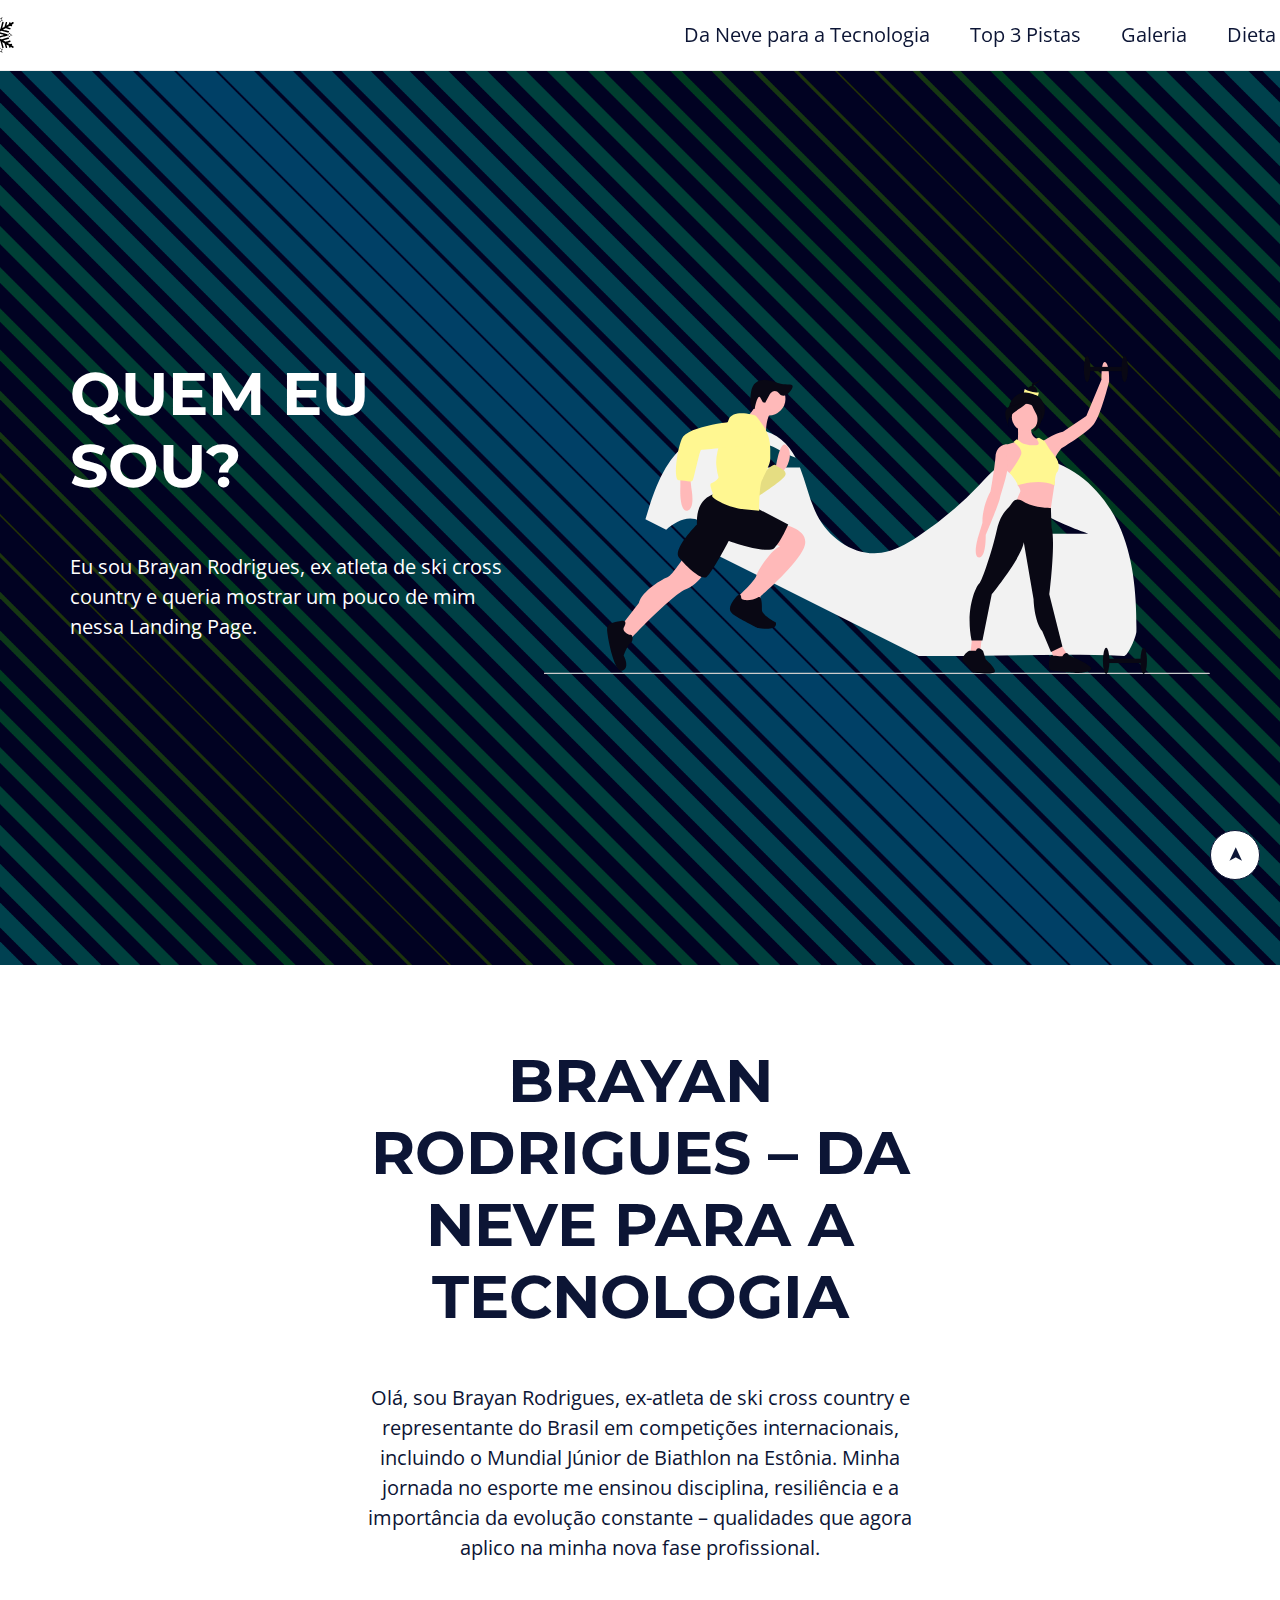
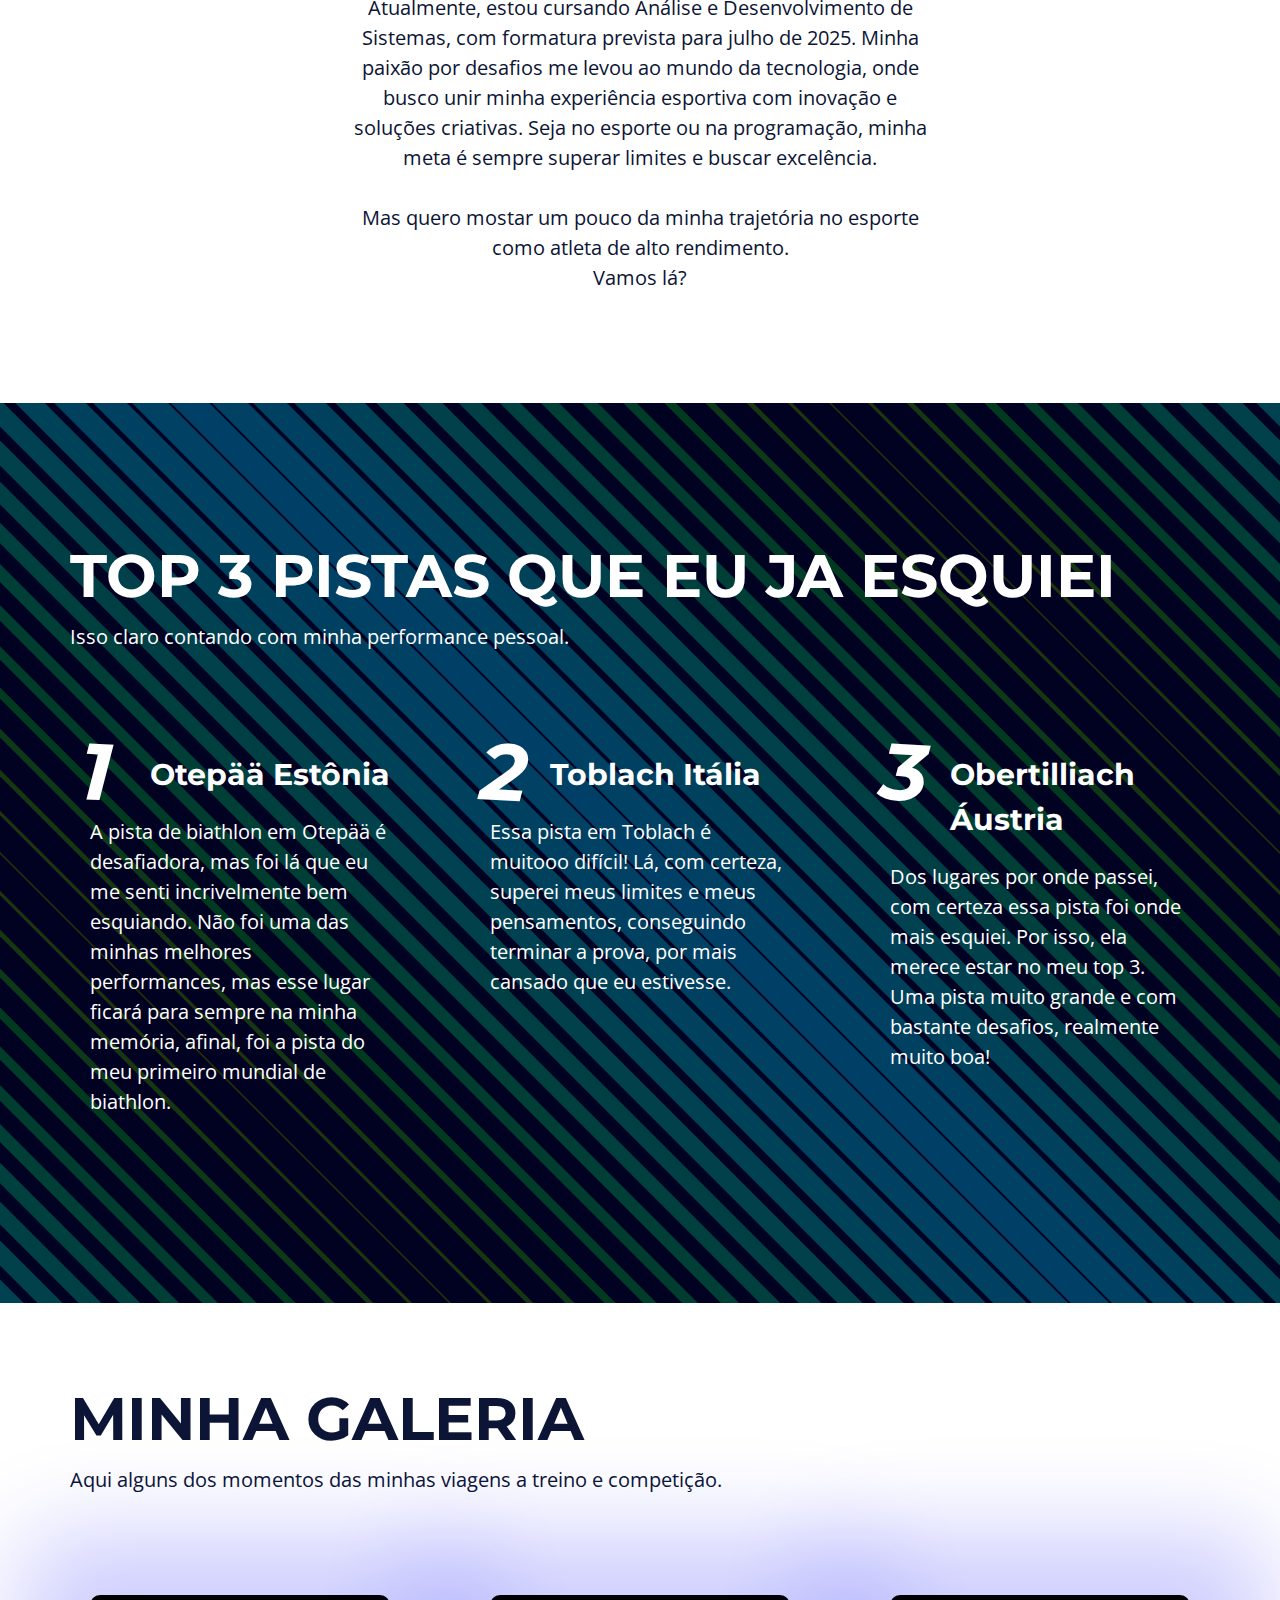
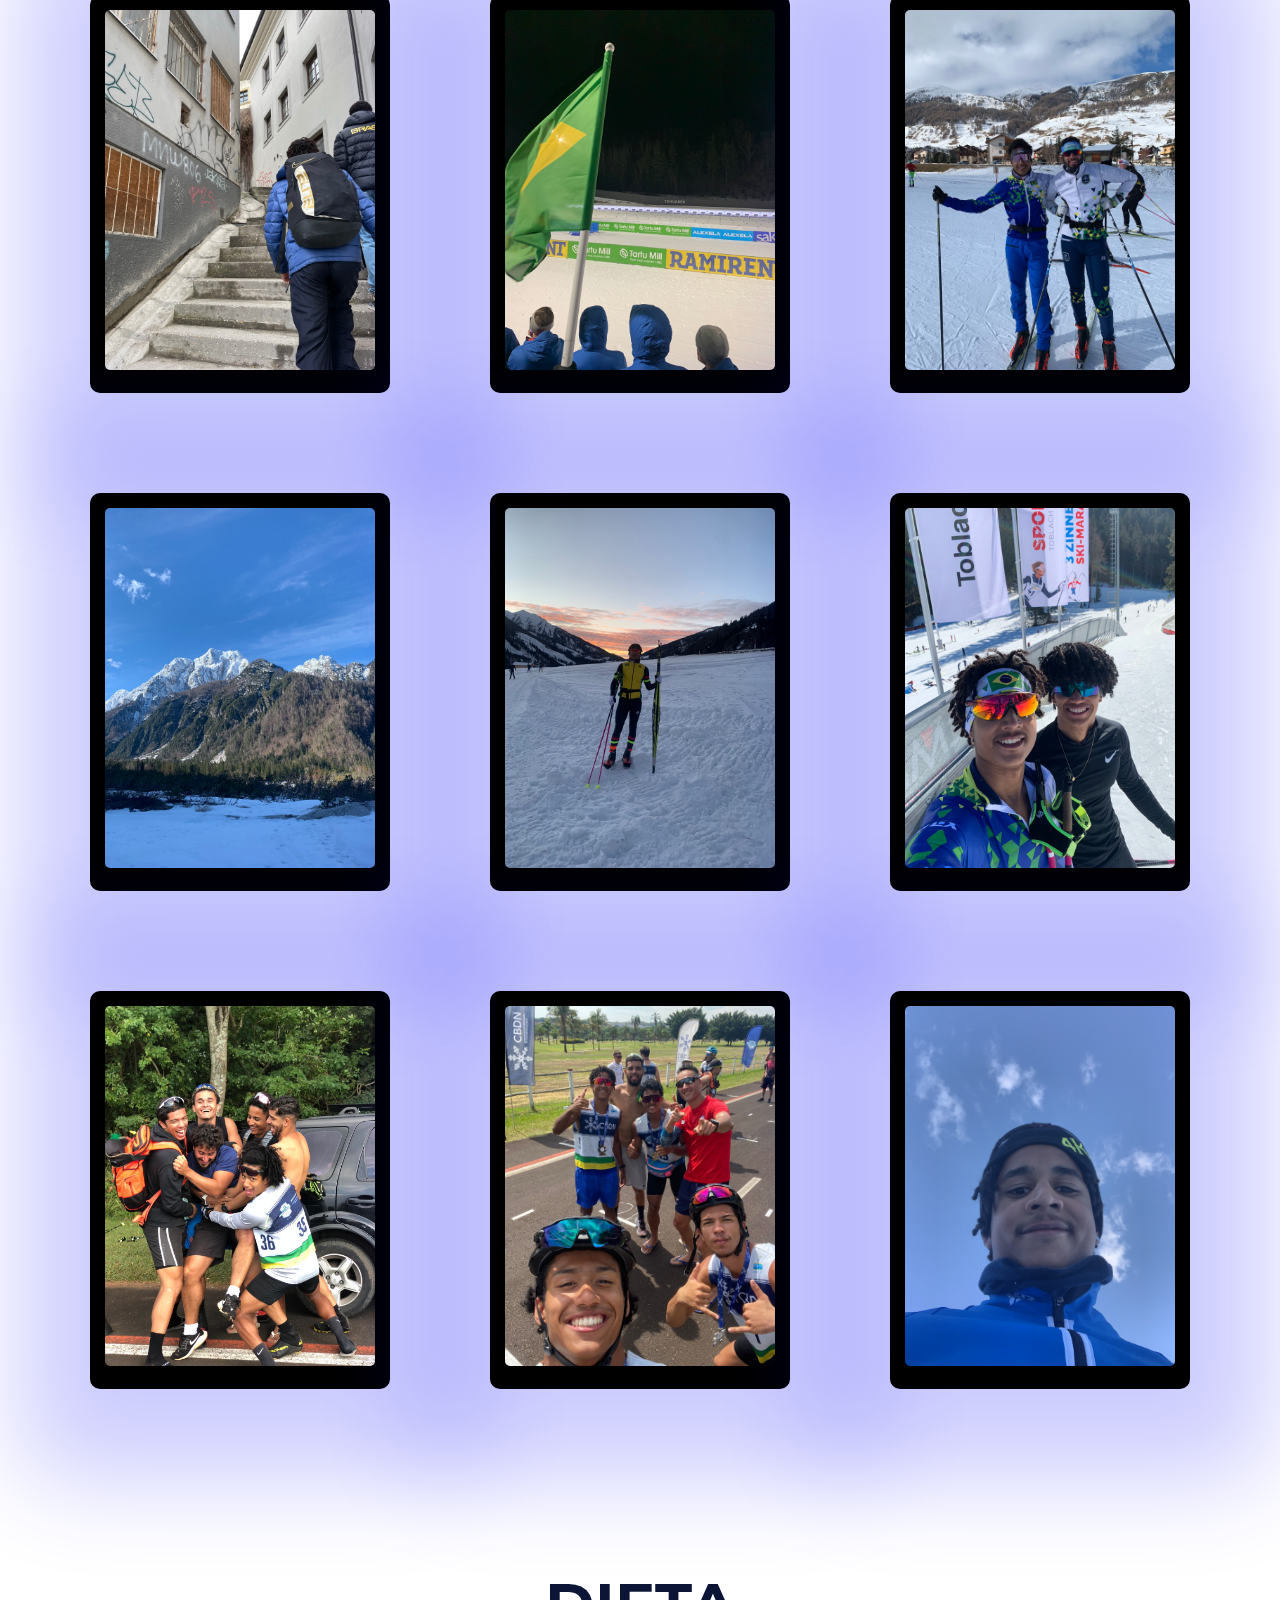
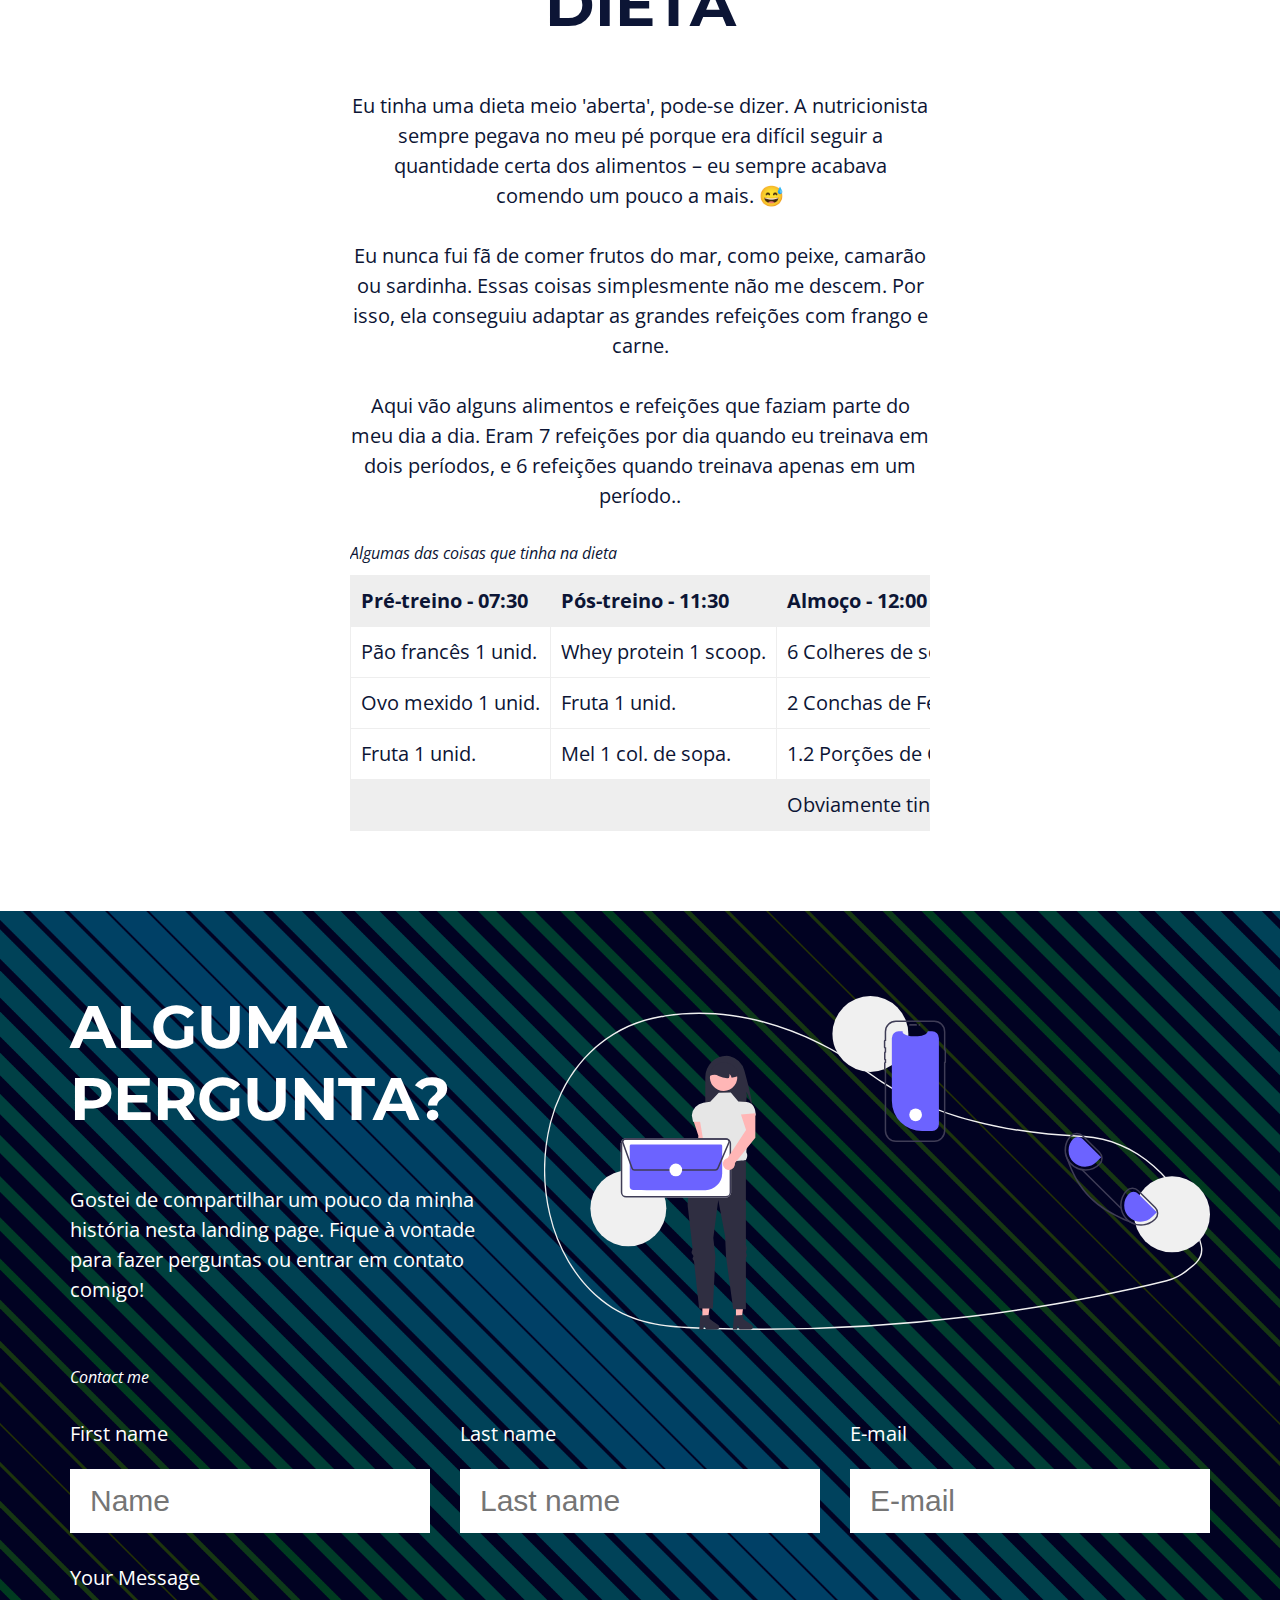
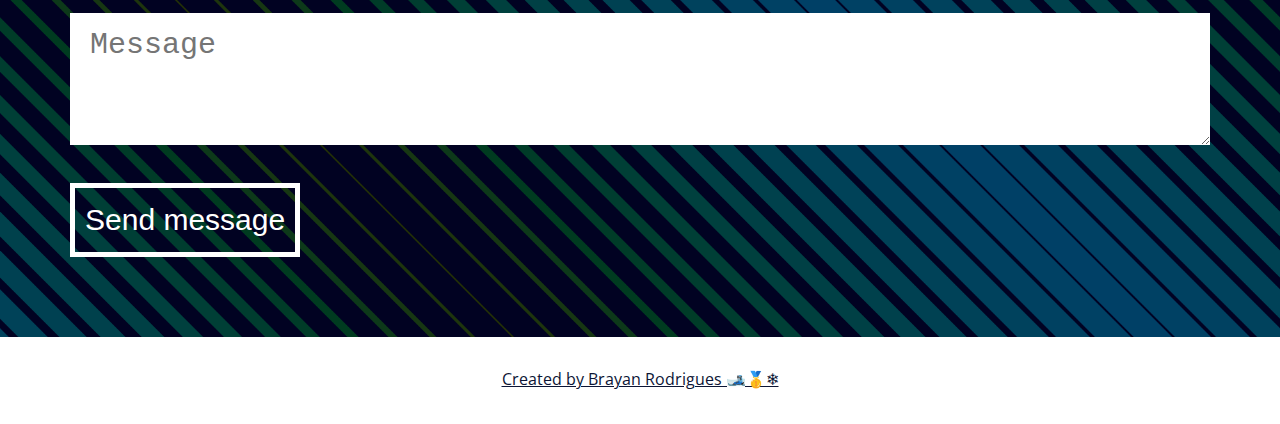
<file: index.html>
<!DOCTYPE html>
<html lang="pt-BR">

<head>
  <meta charset="UTF-8">
  <meta name="viewport" content="width=device-width, initial-scale=1.0">
  <title>Landing page</title>
  <link rel="preconnect" href="https://fonts.googleapis.com">
  <link rel="preconnect" href="https://fonts.gstatic.com" crossorigin>
  <link
    href="https://fonts.googleapis.com/css2?family=Montserrat:ital,wght@0,100..900;1,100..900&family=Open+Sans:ital,wght@0,300..800;1,300..800&display=swap"
    rel="stylesheet">
  <link rel="stylesheet" href="assets/css/variables.css">
  <link rel="stylesheet" href="assets/css/elements.css">
  <link rel="stylesheet" href="assets/css/classes.css">
  <link rel="stylesheet" href="assets/css/menu.css">
  <link rel="stylesheet" href="assets/css/style2.css">
</head>

<body>

  <input id="close-menu" class="close-menu" type="checkbox"  aria-label="Close menu" role="button">
  <label class="close-menu-label" for="close-menu" title="close-menu"></label>
  <aside class="menu white-bg">
    <div class="main-content menu-content">
      <h1 onclick="getElementById('close-menu').checked = false;">
        <a href="#home" class="logo-link"></a>
      </h1>

      <nav>
        <ul onclick="getElementById('close-menu').checked = false;">
          <li><a href="#intro">Da Neve para a Tecnologia</a></li>
          <li><a href="#grid-one">Top 3 Pistas</a></li>
          <li><a href="#Gallery">Galeria</a></li>
          <li><a href="#pricing">Dieta</a></li>
          <li><a href="#contact">Contato</a></li>
        </ul>
      </nav>
    </div>
  </aside>

  <div class="menu-spacing"></div>

  <section id="home" class="intro main-bg section">
    <div class="main-content intro-content">
      <div class="intro-text-content">
        <h2>Quem eu sou?</h2>
        <p>Eu sou Brayan Rodrigues, ex atleta de ski cross country e queria mostrar um pouco de mim nessa Landing Page.</p>
      </div>
      <div class="intro-img">
        <img src="assets/img/atletas-treinando.svg" alt="atletas treinando">
      </div>
    </div>
  </section>

  <section id="intro" class="white-bg section">
    <div class="main-content top3-content">
      <h2>Brayan Rodrigues – Da Neve para a Tecnologia</h2>
      <p>Olá, sou Brayan Rodrigues, ex-atleta de ski cross country e representante do Brasil em competições internacionais, incluindo o Mundial Júnior de Biathlon na Estônia. Minha jornada no esporte me ensinou disciplina, resiliência e a importância da evolução constante – qualidades que agora aplico na minha nova fase profissional.</p>

      <p>Atualmente, estou cursando Análise e Desenvolvimento de Sistemas, com formatura prevista para julho de 2025. Minha paixão por desafios me levou ao mundo da tecnologia, onde busco unir minha experiência esportiva com inovação e soluções criativas. Seja no esporte ou na programação, minha meta é sempre superar limites e buscar excelência.</p>

      <p>Mas quero mostar um pouco da minha trajetória no esporte como atleta de alto rendimento. <br>Vamos lá?</p>
    </div>
  </section>

  <section id="grid-one" class="grid-one main-bg section">
    <div class="main-content grid-one-content">
      <h2 class="grid-main-heading">Top 3 Pistas que eu ja esquiei</h2>
      <p class="grid-description">Isso claro contando com minha performance pessoal.</p>
      <div class="grid">
        <article>
          <h3>Otepää Estônia</h3>
          <p>A pista de biathlon em Otepää é desafiadora, mas foi lá que eu me senti incrivelmente bem esquiando. Não foi uma das minhas melhores performances, mas esse lugar ficará para sempre na minha memória, afinal, foi a pista do meu primeiro mundial de biathlon.</p>
        </article>
        <article>
          <h3>Toblach Itália</h3>
          <p>Essa pista em Toblach é muitooo difícil! Lá, com certeza, superei meus limites e meus pensamentos, conseguindo terminar a prova, por mais cansado que eu estivesse.</p>
        </article>
        <article>
          <h3>Obertilliach Áustria</h3>
          <p>Dos lugares por onde passei, com certeza essa pista foi onde mais esquiei. Por isso, ela merece estar no meu top 3. <br>Uma pista muito grande e com bastante desafios, realmente muito boa!</p>
        </article>
      </div>
    </div>
  </section>


  <section id="Gallery" class="grid-one white-bg">
    <div class="main-content grid-one-content">
      <h2 class="grid-main-heading">Minha Galeria</h2>
      <p class="grid-description">Aqui alguns dos momentos das minhas viagens a treino e competição.</p>
      <div class="grid">
        <div class="gallery-img">
          <img src="assets/img/escadas-em-bratslava.png" alt="subindo escadas em brastslava" />
        </div>
        <div class="gallery-img">
          <img src="assets/img/abertura-mundial.png" alt="bandeira do brasil na abertura do mundial" />
        </div>
        <div class="gallery-img">
          <img src="assets/img/foto-com-rato.png" alt="foto com o rato na italia" />
        </div>
        <div class="gallery-img">
          <img src="assets/img/planica-eslovenia.png" alt="foto da paisagem em planica na eslovenia" />
        </div>
        <div class="gallery-img">
          <img src="assets/img/paisagem-obertilliach.png" alt="foto minha na paisagem em obertilliach na austria" />
        </div>
        <div class="gallery-img">
          <img src="assets/img/foto-com-robo.png" alt="selfie com o robo na italia" />
        </div>
        <div class="gallery-img">
          <img src="assets/img/equipe-brasileira.png" alt="equipe brasileira de ski cross country" />
        </div>
        <div class="gallery-img">
          <img src="assets/img/tropa-no-circuito.png" alt="tropa no circuito brasileiro de rollerski" />
        </div>
        <div class="gallery-img">
          <img src="assets/img/selfie-na-neve.png" alt="selfie na neve" />
        </div>

      </div>
    </div>
  </section>


  <section id="pricing" class="white-bg section">
    <div class="main-content top3-content">
      <h2 class="sub-title">Dieta</h2>
      <p>Eu tinha uma dieta meio 'aberta', pode-se dizer. A nutricionista sempre pegava no meu pé porque era difícil seguir a quantidade certa dos alimentos – eu sempre acabava comendo um pouco a mais. 😅</p>

      <p>Eu nunca fui fã de comer frutos do mar, como peixe, camarão ou sardinha. Essas coisas simplesmente não me descem. Por isso, ela conseguiu adaptar as grandes refeições com frango e carne.</p>

      <p>Aqui vão alguns alimentos e refeições que faziam parte do meu dia a dia. Eram 7 refeições por dia quando eu treinava em dois períodos, e 6 refeições quando treinava apenas em um período..</p>
      <div class="responsive-table">
        <table>
          <caption>Algumas das coisas que tinha na dieta</caption>

          <thead>
            <tr>
              <th>Pré-treino - 07:30</th>
              <th>Pós-treino - 11:30</th>
              <th>Almoço - 12:00</th>
              <th>Pós-treino - 17:00</th>
              <th>Jantar - 21:30</th>
            </tr>
          </thead>
          <tbody>
            <tr>
              <td>Pão francês 1 unid.</td>
              <td>Whey protein 1 scoop.</td>
              <td>6 Colheres de sopa de Arroz branco</td>
              <td>1 Copo pequeno de Açaí</td>
              <td>6 Colheres de sopa de Arroz branco</td>
            </tr>
          </tbody>
          <tbody>
            <tr>
              <td>Ovo mexido 1 unid.</td>
              <td>Fruta 1 unid.</td>
              <td>2 Conchas de Feijão carioca</td>
              <td>1 Colher medida | scoop de Whey protein isolado</td>
              <td>2 Conchas de Feijão carioca</td>
            </tr>
          </tbody>
          <tbody>
            <tr>
              <td>Fruta 1 unid.</td>
              <td>Mel 1 col. de sopa.</td>
              <td>1.2 Porções de Carnes (Proteínas)</td>
              <td>1 Colher de chá de Creatina (3 g)</td>
              <td>1.2 Porções de Carnes (Proteínas)</td>
            </tr>
          </tbody>

          <tfoot>
            <tr>
              <td></td>
              <td></td>
              <td colspan="3">Obviamente tinha muitas outras coisas, principalmente no almoço e janta e fora outras refeições no dia.</td>
            </tr>
          </tfoot>
        </table>
      </div>
    </div>
  </section>


  <section id="contact" class="intro main-bg section">
    <div class="main-content intro-content">
      <div class="intro-text-content">
        <h2>Alguma pergunta?</h2>
        <p>Gostei de compartilhar um pouco da minha história nesta landing page. Fique à vontade para fazer perguntas ou entrar em contato comigo!</p>
      </div>
      <div class="intro-img">
        <img src="assets/img/undraw_contact-us_kcoa.svg" alt="logo html css e javascript">
      </div>
      <div class="contact-form">
        <fieldset class="form-grid">
          <legend>Contact me</legend>
          <div class="form-group">
            <label for="first-name">First name</label>
            <input type="text" name="first-name" id="first-name" placeholder="Name">
          </div>
          <div class="form-group">
            <label for="last-name">Last name</label>
            <input type="text" name="last-name" id="last-name" placeholder="Last name">
          </div>
          <div class="form-group">
            <label for="email">E-mail</label>
            <input type="email" name="email" id="email" placeholder="E-mail">
          </div>
          <div class="form-group full-width">
            <label for="message">Your Message</label>
            <textarea name="message" id="message" cols="3"
            rows="3" placeholder="Message"></textarea> 
          </div>
          <div class="form-group full-width">
            <button type="submit">Send message</button>
          </div>
        </fieldset>
      </div>
    </div>


  </section>
 
  <footer class="footer">
    <p><a rel="follow" target="_blank" href="https://www.instagram.com/_brxxyxn/">Created by Brayan Rodrigues 🎿🥇❄</a></p>
  </footer>

  <a class="back-to-top" href="#">➤</a>
</body>

</html>
</file>
<file: assets/css/variables.css>
:root {
    --primary-color: #0c1535;
    --secondary-color:rgb(247, 37, 37);
    --white-color: #FFFFFF;
    --light-gray-color: #EEEEEE;
    --gap:3rem;
}
</file>
<file: assets/css/elements.css>
* {
    margin: 0;
    padding: 0;
    box-sizing: border-box;
}

html {
    font-size: 62.5%;
    scroll-behavior: smooth;
}

body {
    font-size: 2rem;
    font-family:'Open sans', sans-serif;
    color: var(--primary-color);
    line-height: 1.5;
    }





h1,h2,h3,h4,h5,h6 {
    font-family: 'Montserrat',sans-serif;
}

h1 {
    font-size: 6rem;
    text-transform: uppercase;
}

h2 {
    font-size: 6rem;
    margin-bottom: 5rem;
    text-transform: uppercase;
    line-height: 1.2;
   
}
h3 {
    font-size: 5rem;
   
}
h4 {
    font-size: 4.5rem;
    
}
h5 {
    font-size: 4rem;
    
}
h6 {
    font-size: 3.5rem;
    
}

p {
    margin-bottom: 3rem;
}

.responsive-table {
    overflow: auto;
}



table {
    min-width: 360px;
    width: 100%;
    border-collapse: collapse;
}

table caption {
    font-style: italic;
    font-size: 1.6rem;
    text-align: left;
    margin-bottom: 1rem;
}

table td, table th {
    white-space: nowrap;
    padding: 1rem;
    text-align: left;
    border: 0.1rem solid var(--light-gray-color);
}

tfoot td, table th {
    background: var(--light-gray-color);
}
</file>
<file: assets/css/classes.css>
.main-bg {
    background-image: url(../img/vanishing-stripes.png);
    background-size: cover;
    background-position: center center;
    color:var(--white-color);

}


.white-bg {
    background-color: var(--white-color);
    color: var(--primary-color);
}

.main-content {
    max-width: 120rem;
    margin: 0 auto;
    padding: 8rem var(--gap);
}


.section {
    min-height: 100vh;
}

.menu-spacing {
    height: 65px;
}

body .full-width {
    width: 100%;
    flex: 1 1 100%;
}
</file>
<file: assets/css/menu.css>
.menu {
    position: fixed;
    top: 0;
    left: 0;
    right: 0;
    width: 100%;
    z-index: 1;
    border-bottom: 0.1rem solid var(--light-gray-color);
}

.menu-content {
    display: flex;
    justify-content: space-between;
    align-items: center;
    padding-top: 0;
    padding-bottom: 0;
}

.logo-link {
    display: flex;
    width: 50px;
    height: 50px;
}

.menu h1 {
    margin-left:-10rem;
    width: 20rem;
    height: 5rem;
    display: flex;
    background-image: url(../img/neve.svg);
    background-size: contain;
    background-repeat: no-repeat
}

.menu ul {
    list-style: none;
    display: flex;
    margin-right: -20rem;
}

.menu ul li a {
 display: block;
 padding: 2rem;
 font-size: 2rem;
 color: var(--primary-color);
 position: relative;
 text-decoration: none;
}

.menu ul li a::after {
   content: '';
   position: absolute;
   bottom:1rem;
   left: 50%;
   width: 0;
   height: 0.2rem;
   background:var(--secondary-color) ;
   transition: all 300ms ease-in-out;
}

.menu ul li a:hover::after {
   width: 50%;
   left: 25%;
}
</file>
<file: assets/css/style2.css>
.intro-content {
    position: relative;
    /*top: -8rem;*/
    display: grid;
    grid-template-columns: 1fr 1.5fr;
    gap: var(--gap);
    min-height: 100vh;
}

.intro-text-content, .intro-img {
    display: flex;
    flex-flow: column wrap;
    justify-content: center;
}

/*.intro-text-content h2 {
    font-size: 6rem;
    margin-bottom: 5rem;
    text-transform: uppercase;
    line-height: 1.2;
}*/

.intro-img img, .intro-img svg {
    max-width: 100%;
    height: auto;
}

.top3-content {
    max-width: 64rem;
    min-height: 100vh;
    display: flex;
    flex-direction: column;
    flex-wrap: nowrap;
    justify-content: center;
    text-align: center;
}

.grid-one-content {
    display: flex;
    flex-flow: column wrap;
    justify-content: center;
    min-height: 100vh;
}
.grid-main-heading{
    margin-bottom: 1rem;
}

.grid-description {
    padding-bottom: 5rem;
}

.grid {
     display: grid;
     grid-template-columns: repeat(3, 1fr); 
     gap: 100px; 
     justify-content: center;
     padding: 20px;
     counter-reset: grid-counter;

}

.grid h3 {
    font-size: 3rem;
    position: relative;
    left: 1rem;
    padding-bottom: 2rem;
    padding-left: 5rem;

}

.grid h3::before {
    counter-increment: grid-counter;
    content:counter(grid-counter);
    position: absolute;
    font-size: 8rem;
    font-style: italic;
    top:-4rem;
    left: -2rem;
    transform: rotate(3deg);

}

.gallery-img {
    background: rgb(0, 0, 0);
    padding: 15px;
    box-shadow: 5px 15px 100px 75px rgba(4, 0, 248, 0.2);
    text-align: center;
    border-radius: 10px;
    max-width: 300px;
}

.gallery-img img {
    width: 100%;
  border-radius: 5px;
    
}

.gallery-img img:hover {
    transform:translate(-3%,3%) scale(1.2);
    cursor: pointer;

}


.contact-form {
   grid-column: span 2;
}

.contact-form .form-grid {
    border: none;
    display: flex;
    flex-direction: row;
    flex-wrap: wrap;
    gap: var(--gap);
}
.form-grid legend {
    font-style: italic;
    font-size: 1.6rem;
    margin-bottom: 3rem;

}

.form-group {
    flex:1 1 320px;
}

.form-group label {
    display: block;
    margin-bottom: 2rem;
}

.form-group input, .form-group textarea {
    border: none;
    background: var(--white-color);
    padding: 1.5rem 2rem;
    width: 100%;
    font-size: 3rem;
    outline: none;
}

.form-group input:focus, .form-group textarea:focus {
    box-shadow: 0 0 10px 2px var(--secondary-color);
}

.form-group button {
    border: 0.5rem solid var(--white-color);
    background: none;
    color: var(--white-color);
    padding: 1.5rem 1rem;
    font-size: 3rem;
    cursor: pointer;
    transition: all 300ms ease-in-out;
}

.form-group button:hover {
    background: var(--white-color);
    color: var(--primary-color);
}


.footer {
    text-align: center;
    font-size: 1.6rem;  
}

.footer a {
    color: var(--primary-color);
    
}

.footer p {
    margin: 0;
    padding: 3rem;
}
.close-menu {
    display:none;
}

.back-to-top {
    position: fixed;
    bottom: 2rem;
    right: 2rem;
    background: var(--white-color);
    width: 5rem;
    height: 5rem;
    display: flex;
    justify-content: center;
    align-items: center;
    border-radius: 50%;
    color: var(--primary-color);
    transform: rotate(-90deg);
    text-decoration: none;
    border: 0.1rem solid var(--primary-color);
    
}
@media (max-width:800px){
    .grid {
        gap: 30px;   
    }
    .gallery-img {
        margin-bottom: 50px;
    }
}

@media (max-width:800px){
    .intro-content, .grid, .close-menu-label{
        display: block;
        grid-template-columns: 1fr;
    }



.gallery-img {
    width: 100%;
    max-width: 100%;
    max-height: 100%;
}

.gallery-img img {
    width: 100%;
}

.grid-one-content {
    display: block;
}

.menu {
    bottom: 0;
    text-align: center;
}

.menu-content,.menu-content ul {
    flex-direction: column;
    justify-content: center;
}

.menu-content {
    height: 100vh;
}

.menu {
    display: none;
  }


.close-menu-label::after {
    content: '☰';
    position: fixed;
    z-index: 2;
    top:2rem;
    right:2rem;
    background: var(--primary-color);
    color: var(--white-color);
    font-size: 3rem;
    line-height: 3rem;
    width: 3rem;
    height: 3rem;
    text-align: center;
    padding:0.5rem;
    cursor: pointer;
}

.close-menu:checked ~ .menu {
    display: block;
}

.close-menu:checked ~ .close-menu-label::after {
    content: '×';

}

.menu-spacing {
    display: none;
}
}
</file>
